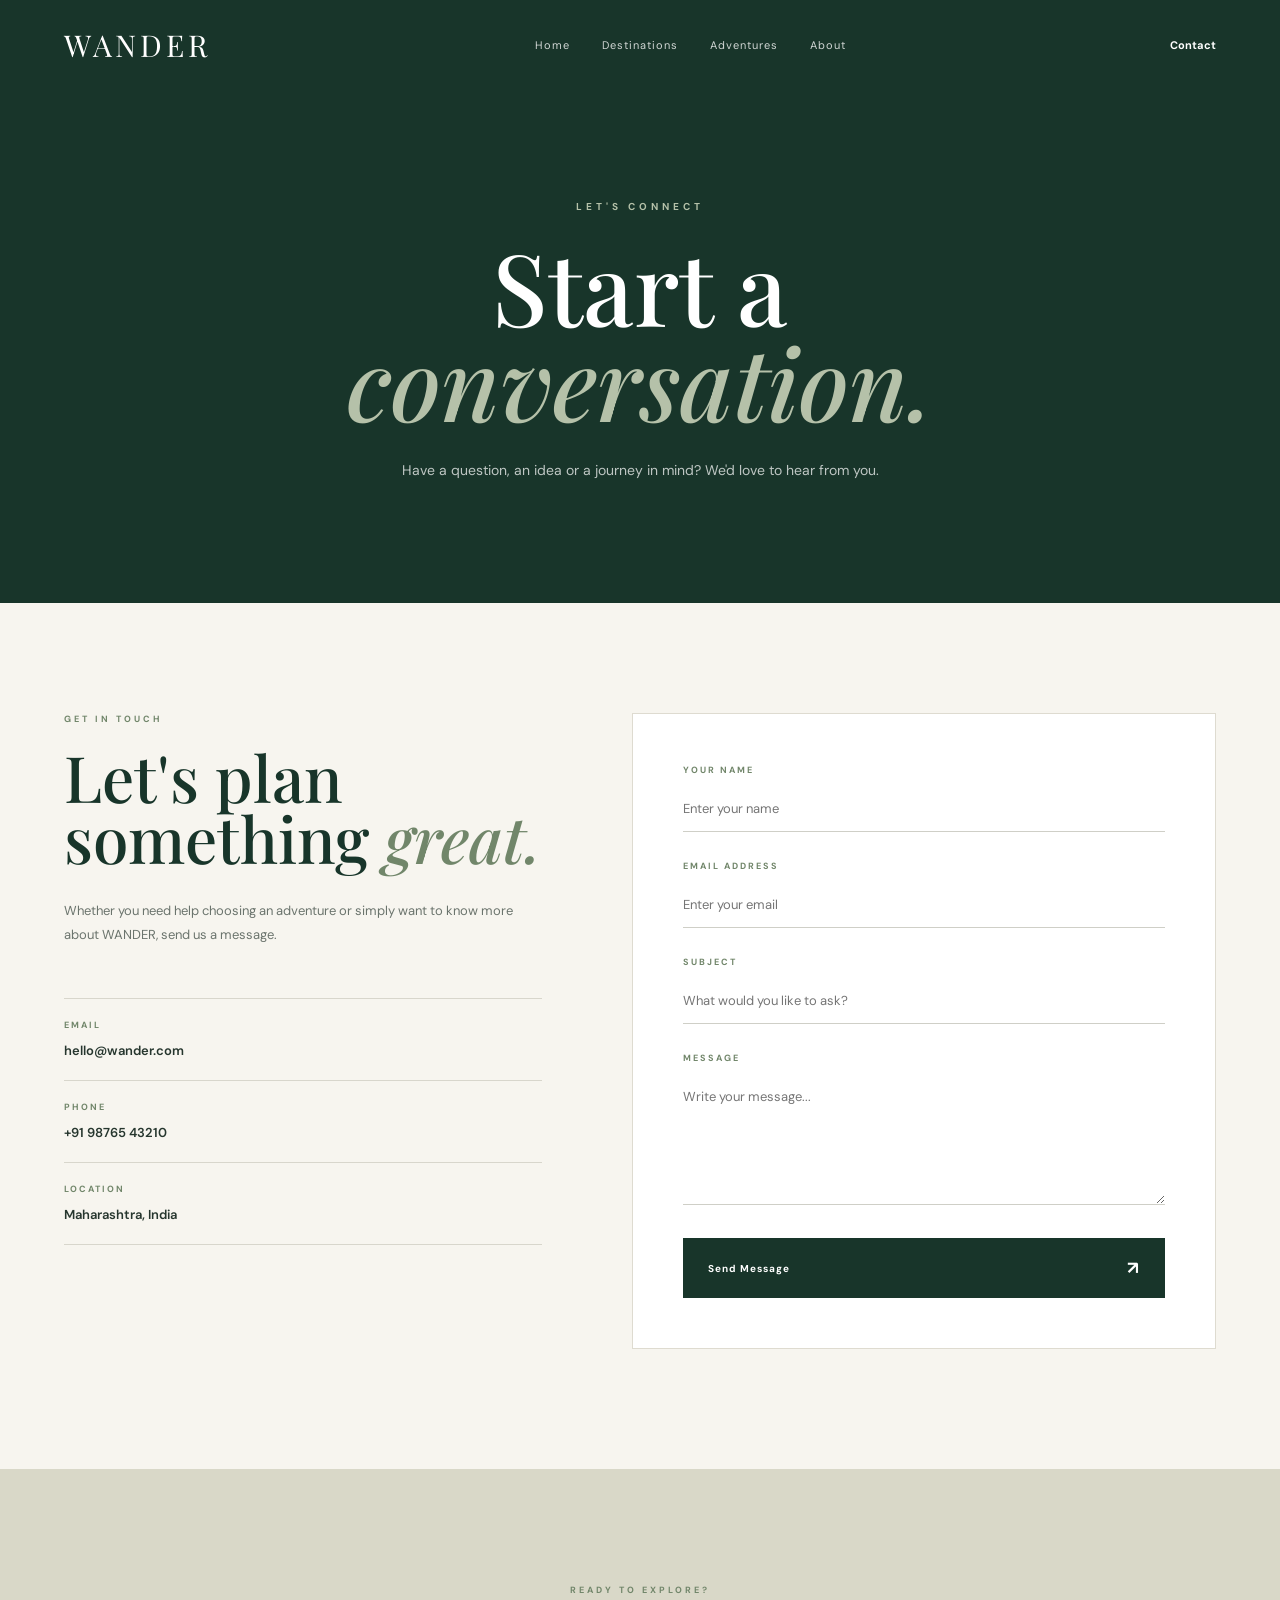
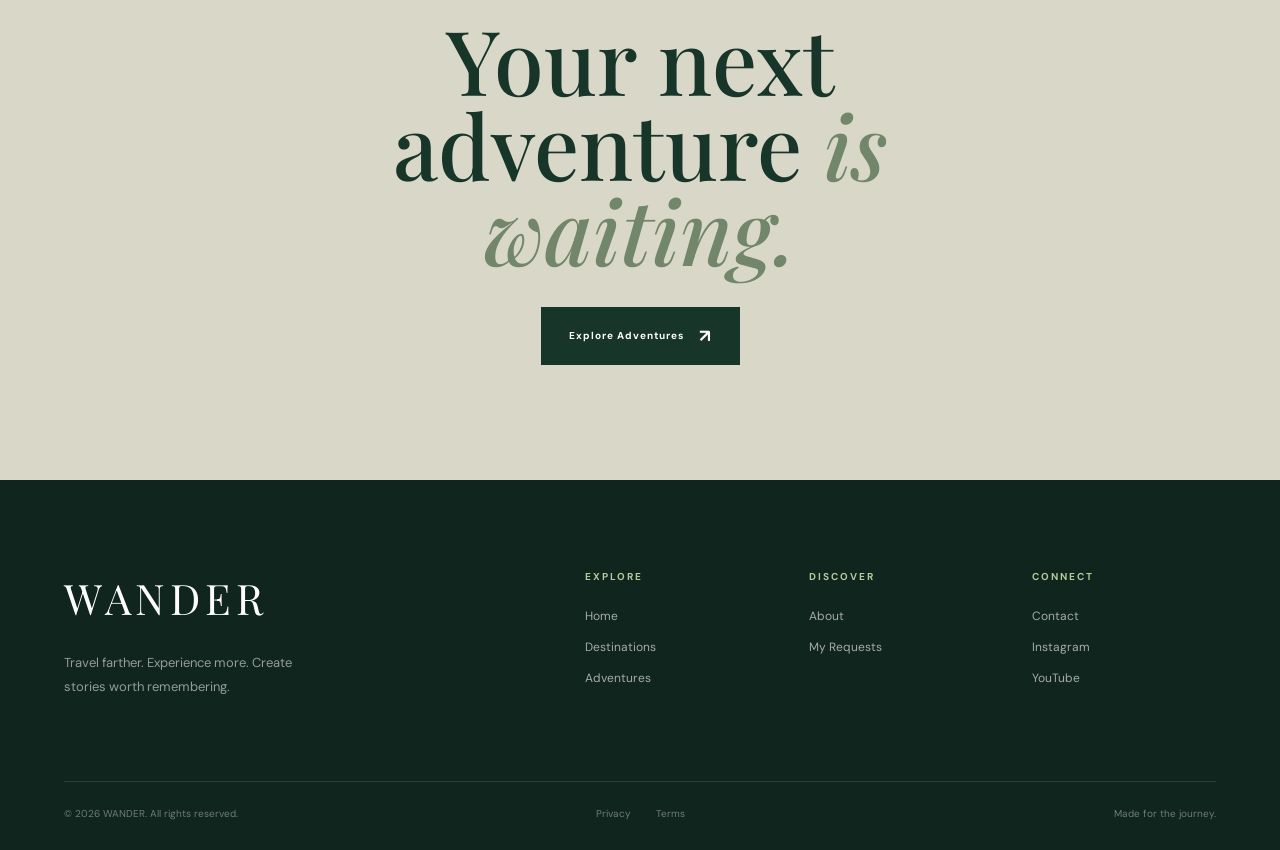
<file: contact.html>
<!DOCTYPE html>
<html lang="en">

<head>

    <meta charset="UTF-8">

    <meta name="viewport"
          content="width=device-width, initial-scale=1.0">

    <title>Contact | WANDER</title>

    <link rel="stylesheet"
          href="css/style.css">

    <link rel="preconnect"
          href="https://fonts.googleapis.com">

    <link rel="preconnect"
          href="https://fonts.gstatic.com"
          crossorigin>

    <link href="https://fonts.googleapis.com/css2?family=DM+Sans:wght@400;500;600;700&family=Playfair+Display:ital,wght@0,400;0,500;0,600;1,400;1,500&display=swap"
          rel="stylesheet">

</head>

<body>


<!-- ==========================================
     HEADER
========================================== -->

<header class="request-header">

    <div class="container request-nav">

        <a href="index.html"
           class="request-logo">
            WANDER
        </a>

        <nav>

            <a href="index.html">
                Home
            </a>

            <a href="destinations.html">
                Destinations
            </a>

            <a href="adventures.html">
                Adventures
            </a>

            <a href="about.html">
                About
            </a>

        </nav>

        <a href="contact.html"
           class="request-back">
            Contact
        </a>

    </div>

</header>



<!-- ==========================================
     CONTACT HERO
========================================== -->

<section class="contact-hero">

    <div class="contact-hero-content">

        <p>
            LET'S CONNECT
        </p>

        <h1>
            Start a
            <em>conversation.</em>
        </h1>

        <span>
            Have a question, an idea or a journey
            in mind? We'd love to hear from you.
        </span>

    </div>

</section>



<!-- ==========================================
     CONTACT SECTION
========================================== -->

<section class="contact-section">

    <div class="container">

        <div class="contact-grid">


            <!-- CONTACT INFO -->

            <div class="contact-info">

                <p class="contact-label">
                    GET IN TOUCH
                </p>

                <h2>
                    Let's plan
                    something <em>great.</em>
                </h2>

                <p class="contact-description">

                    Whether you need help choosing an
                    adventure or simply want to know more
                    about WANDER, send us a message.

                </p>


                <div class="contact-details">


                    <div class="contact-detail">

                        <span>
                            EMAIL
                        </span>

                        <strong>
                            hello@wander.com
                        </strong>

                    </div>


                    <div class="contact-detail">

                        <span>
                            PHONE
                        </span>

                        <strong>
                            +91 98765 43210
                        </strong>

                    </div>


                    <div class="contact-detail">

                        <span>
                            LOCATION
                        </span>

                        <strong>
                            Maharashtra, India
                        </strong>

                    </div>


                </div>

            </div>



            <!-- CONTACT FORM -->

            <div class="contact-form-box">

                <form id="contactForm">


                    <div class="contact-input">

                        <label>
                            YOUR NAME
                        </label>

                        <input
                            type="text"
                            id="contactName"
                            placeholder="Enter your name"
                            required>

                    </div>


                    <div class="contact-input">

                        <label>
                            EMAIL ADDRESS
                        </label>

                        <input
                            type="email"
                            id="contactEmail"
                            placeholder="Enter your email"
                            required>

                    </div>


                    <div class="contact-input">

                        <label>
                            SUBJECT
                        </label>

                        <input
                            type="text"
                            id="contactSubject"
                            placeholder="What would you like to ask?"
                            required>

                    </div>


                    <div class="contact-input">

                        <label>
                            MESSAGE
                        </label>

                        <textarea
                            id="contactMessage"
                            rows="6"
                            placeholder="Write your message..."
                            required></textarea>

                    </div>


                    <button
                        type="submit"
                        class="contact-submit">

                        Send Message

                        <span>
                            ↗
                        </span>

                    </button>


                    <p
                        id="contactSuccess"
                        class="contact-success">
                    </p>

                </form>

            </div>

        </div>

    </div>

</section>



<!-- ==========================================
     CONTACT CTA
========================================== -->

<section class="contact-cta">

    <div class="contact-cta-content">

        <p>
            READY TO EXPLORE?
        </p>

        <h2>
            Your next adventure
            <em>is waiting.</em>
        </h2>

        <a href="adventures.html">

            Explore Adventures

            <span>↗</span>

        </a>

    </div>

</section>



<!-- ==========================================
     FOOTER
========================================== -->

<footer class="wander-footer">

    <div class="container">

        <div class="footer-top">


            <div class="footer-brand">

                <a href="index.html"
                   class="footer-logo">
                    WANDER
                </a>

                <p>
                    Travel farther.
                    Experience more.
                    Create stories worth remembering.
                </p>

            </div>


            <div class="footer-links">


                <div class="footer-column">

                    <h4>
                        Explore
                    </h4>

                    <a href="index.html">
                        Home
                    </a>

                    <a href="destinations.html">
                        Destinations
                    </a>

                    <a href="adventures.html">
                        Adventures
                    </a>

                </div>


                <div class="footer-column">

                    <h4>
                        Discover
                    </h4>

                    <a href="about.html">
                        About
                    </a>

                    <a href="my-requests.html">
                        My Requests
                    </a>

                </div>


                <div class="footer-column">

                    <h4>
                        Connect
                    </h4>

                    <a href="contact.html">
                        Contact
                    </a>

                    <a href="#">
                        Instagram
                    </a>

                    <a href="#">
                        YouTube
                    </a>

                </div>

            </div>

        </div>


        <div class="footer-bottom">

            <p>
                © 2026 WANDER. All rights reserved.
            </p>

            <div>

                <a href="#">
                    Privacy
                </a>

                <a href="#">
                    Terms
                </a>

            </div>

            <span>
                Made for the journey.
            </span>

        </div>

    </div>

</footer>


<script src="js/script.js"></script>

</body>

</html>
</file>
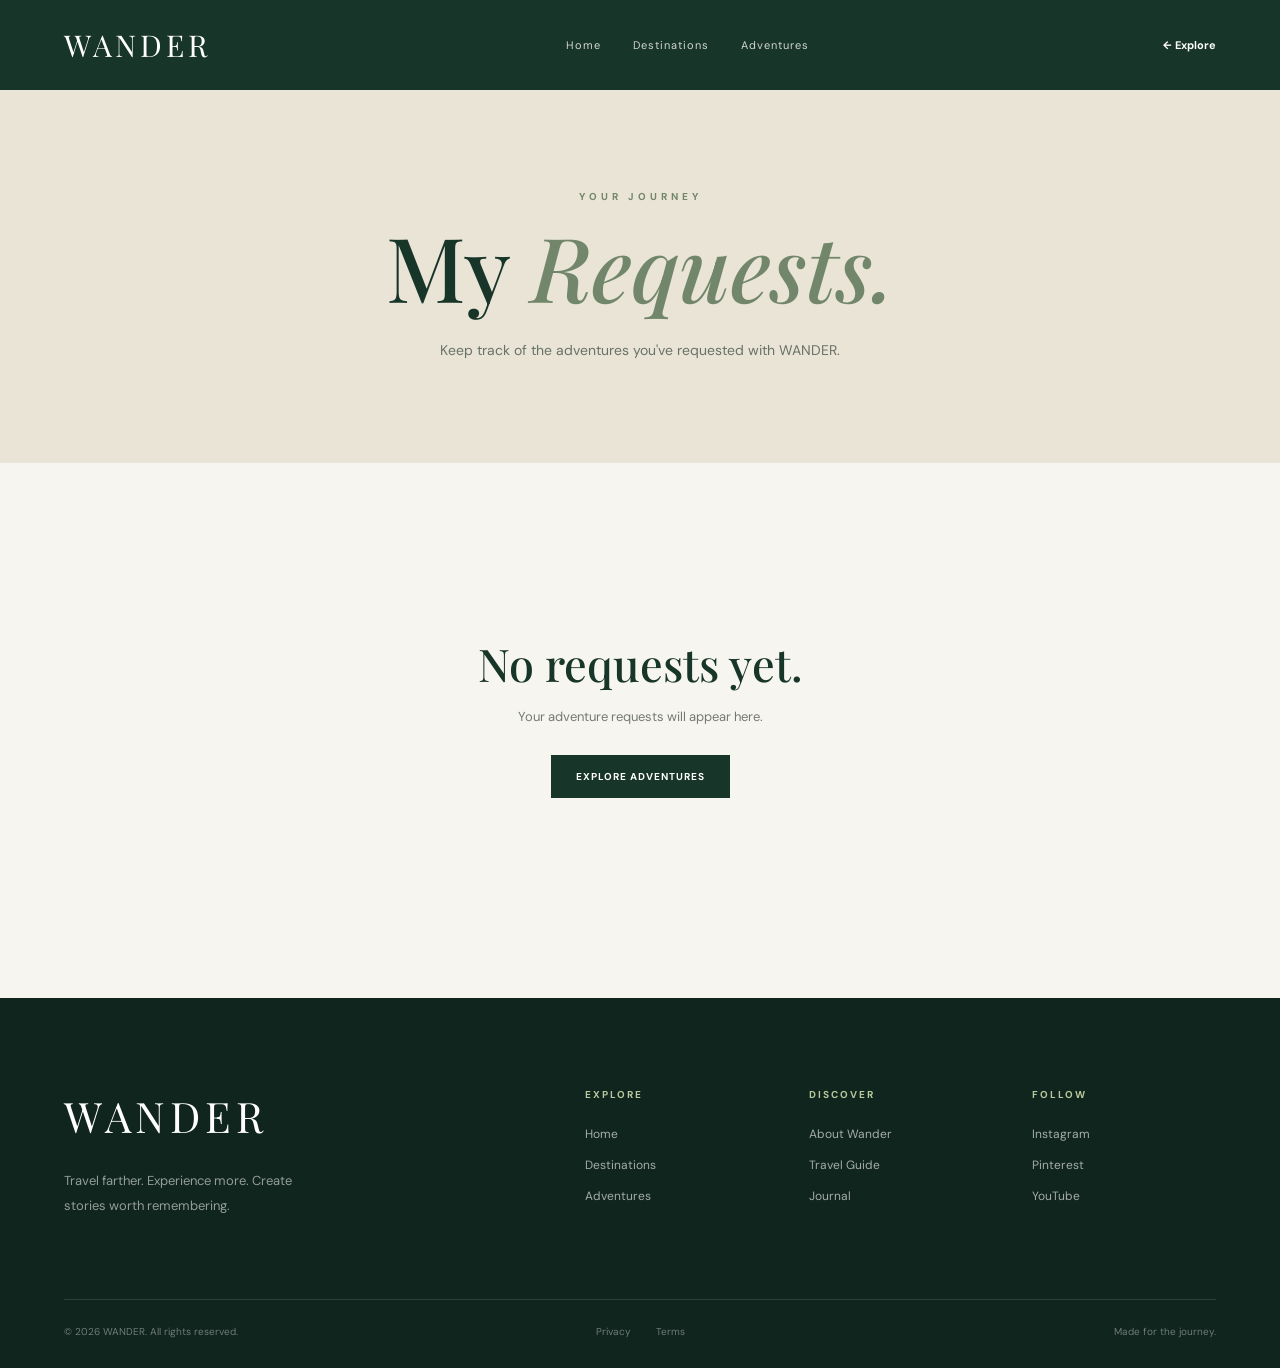
<file: my-requests.html>
<!DOCTYPE html>
<html lang="en">

<head>

    <meta charset="UTF-8">

    <meta name="viewport"
          content="width=device-width, initial-scale=1.0">

    <title>My Requests | WANDER</title>

    <link rel="stylesheet"
          href="css/style.css">

    <link rel="preconnect"
          href="https://fonts.googleapis.com">

    <link rel="preconnect"
          href="https://fonts.gstatic.com"
          crossorigin>

    <link href="https://fonts.googleapis.com/css2?family=DM+Sans:wght@400;500;600;700&family=Playfair+Display:ital,wght@0,400;0,500;0,600;1,400;1,500&display=swap"
          rel="stylesheet">

</head>

<body>


<!-- HEADER -->

<header class="request-header">

    <div class="container request-nav">

        <a href="index.html"
           class="request-logo">

            WANDER

        </a>


        <nav>

            <a href="index.html">
                Home
            </a>

            <a href="destinations.html">
                Destinations
            </a>

            <a href="adventures.html">
                Adventures
            </a>

        </nav>


        <a href="adventures.html"
           class="request-back">

            ← Explore

        </a>

    </div>

</header>



<!-- HERO -->

<section class="request-hero">

    <div class="request-hero-content">

        <p>
            YOUR JOURNEY
        </p>

        <h1>
            My <em>Requests.</em>
        </h1>

        <span>
            Keep track of the adventures you've
            requested with WANDER.
        </span>

    </div>

</section>



<!-- REQUESTS -->

<section class="my-requests-section">

    <div class="container">

        <div id="requestsContainer"
             class="requests-container">
        </div>

    </div>

</section>



<!-- FOOTER -->

<footer class="wander-footer">

    <div class="container">

        <div class="footer-top">

            <div class="footer-brand">

                <a href="index.html"
                   class="footer-logo">

                    WANDER

                </a>

                <p>
                    Travel farther.
                    Experience more.
                    Create stories worth remembering.
                </p>

            </div>


            <div class="footer-links">

                <div class="footer-column">

                    <h4>Explore</h4>

                    <a href="index.html">
                        Home
                    </a>

                    <a href="destinations.html">
                        Destinations
                    </a>

                    <a href="adventures.html">
                        Adventures
                    </a>

                </div>


                <div class="footer-column">

                    <h4>Discover</h4>

                    <a href="#">
                        About Wander
                    </a>

                    <a href="#">
                        Travel Guide
                    </a>

                    <a href="#">
                        Journal
                    </a>

                </div>


                <div class="footer-column">

                    <h4>Follow</h4>

                    <a href="#">
                        Instagram
                    </a>

                    <a href="#">
                        Pinterest
                    </a>

                    <a href="#">
                        YouTube
                    </a>

                </div>

            </div>

        </div>


        <div class="footer-bottom">

            <p>
                © 2026 WANDER. All rights reserved.
            </p>

            <div>

                <a href="#">
                    Privacy
                </a>

                <a href="#">
                    Terms
                </a>

            </div>

            <span>
                Made for the journey.
            </span>

        </div>

    </div>

</footer>


<script src="js/script.js"></script>

</body>

</html>
</file>
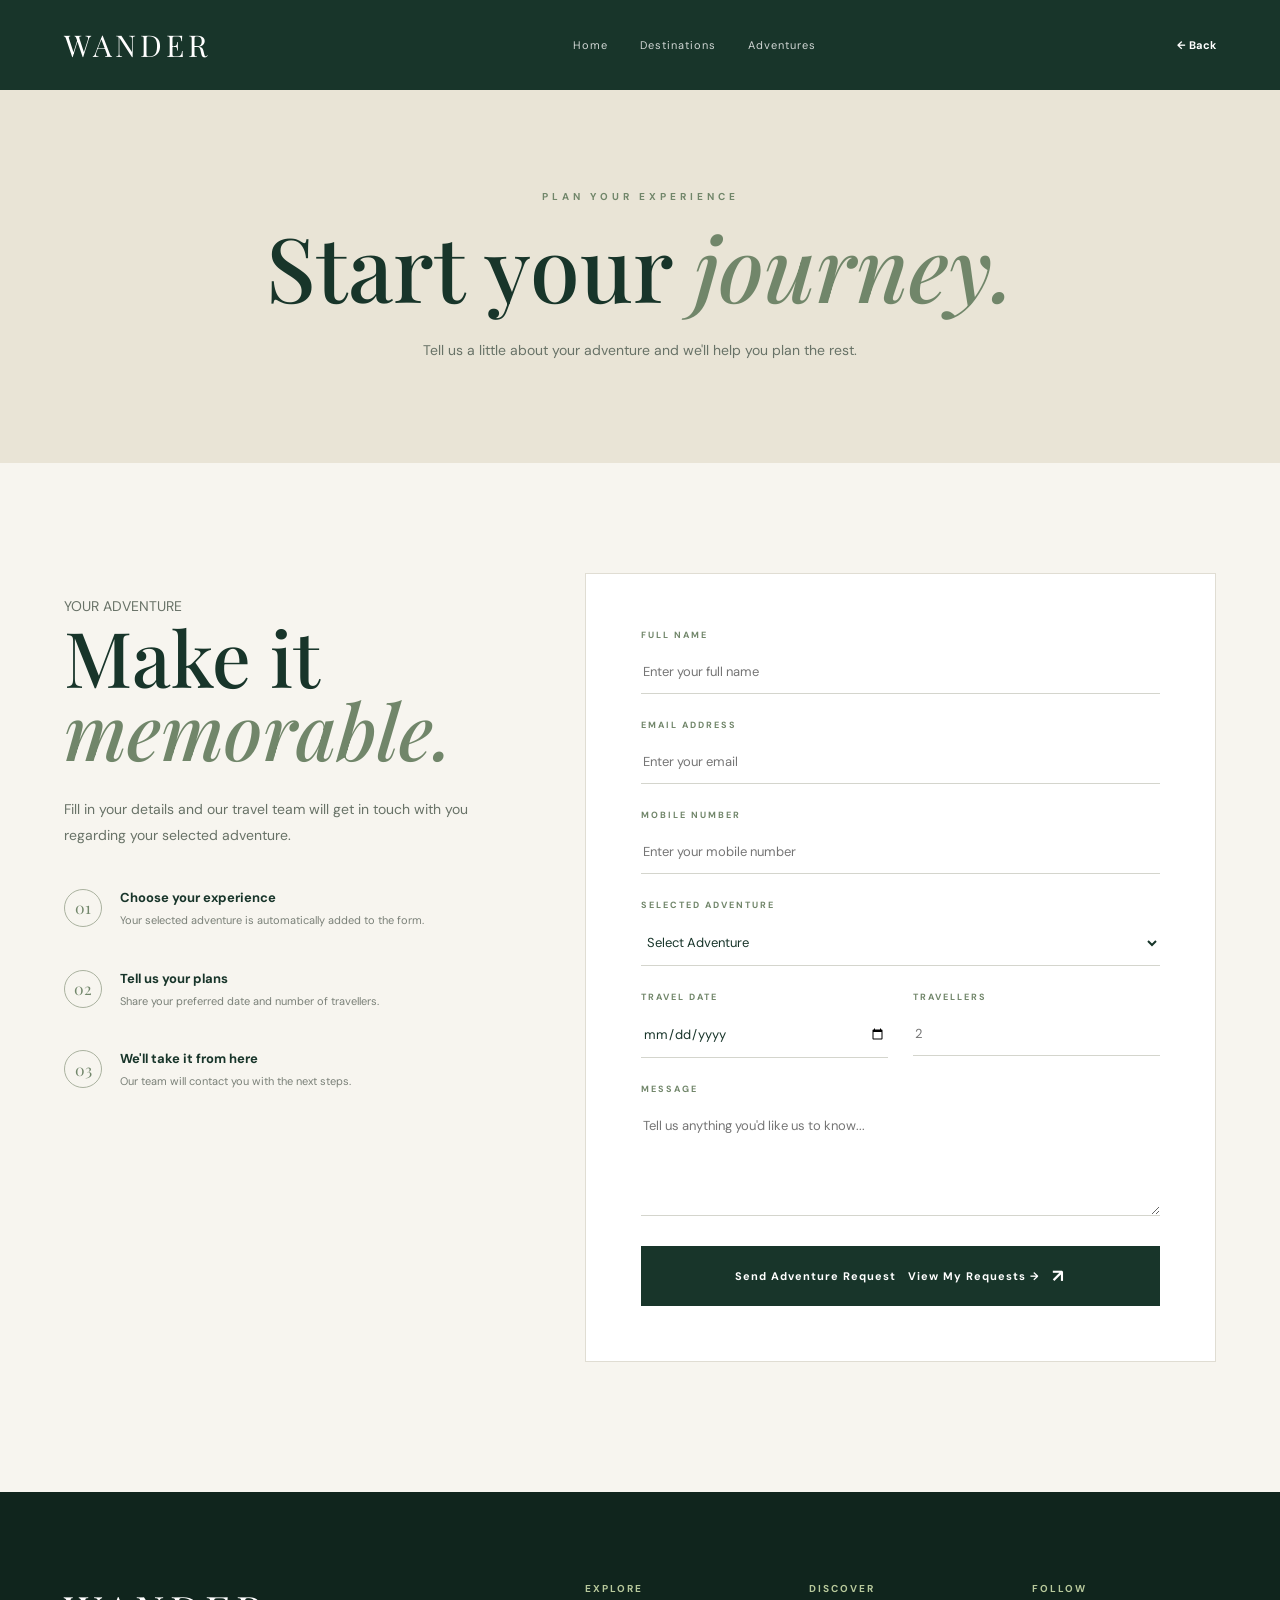
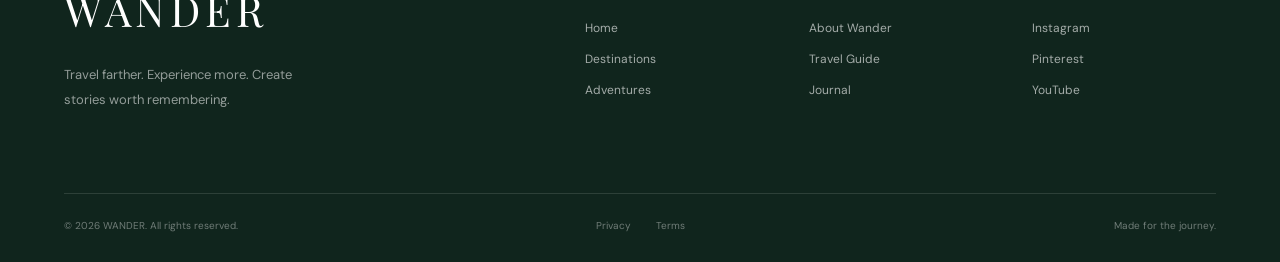
<file: request.html>
<!DOCTYPE html>
<html lang="en">

<head>

    <meta charset="UTF-8">

    <meta name="viewport"
          content="width=device-width, initial-scale=1.0">

    <title>Request Adventure | WANDER</title>

    <link rel="stylesheet"
          href="css/style.css">

    <link rel="preconnect"
          href="https://fonts.googleapis.com">

    <link rel="preconnect"
          href="https://fonts.gstatic.com"
          crossorigin>

    <link href="https://fonts.googleapis.com/css2?family=DM+Sans:wght@400;500;600;700&family=Playfair+Display:ital,wght@0,400;0,500;0,600;1,400;1,500&display=swap"
          rel="stylesheet">

</head>


<body>


<!-- ==================================================
     HEADER
================================================== -->

<header class="request-header">

    <div class="container request-nav">

        <a href="index.html"
           class="request-logo">

            WANDER

        </a>


        <nav>

            <a href="index.html">
                Home
            </a>

            <a href="destinations.html">
                Destinations
            </a>

            <a href="adventures.html">
                Adventures
            </a>

        </nav>


        <a href="adventures.html"
           class="request-back">

            ← Back

        </a>

    </div>

</header>



<!-- ==================================================
     REQUEST HERO
================================================== -->

<section class="request-hero">

    <div class="request-hero-content">

        <p>
            PLAN YOUR EXPERIENCE
        </p>

        <h1>
            Start your
            <em>journey.</em>
        </h1>

        <span>
            Tell us a little about your adventure
            and we'll help you plan the rest.
        </span>

    </div>

</section>



<!-- ==================================================
     REQUEST FORM
================================================== -->

<section class="request-section">

    <div class="container request-layout">


        <!-- LEFT SIDE -->

        <div class="request-info">

            <p class="section-label">
                YOUR ADVENTURE
            </p>

            <h2>
                Make it
                <em>memorable.</em>
            </h2>

            <p>
                Fill in your details and our travel
                team will get in touch with you
                regarding your selected adventure.
            </p>


            <div class="request-note">

                <span>01</span>

                <div>

                    <strong>
                        Choose your experience
                    </strong>

                    <p>
                        Your selected adventure is
                        automatically added to the form.
                    </p>

                </div>

            </div>


            <div class="request-note">

                <span>02</span>

                <div>

                    <strong>
                        Tell us your plans
                    </strong>

                    <p>
                        Share your preferred date and
                        number of travellers.
                    </p>

                </div>

            </div>


            <div class="request-note">

                <span>03</span>

                <div>

                    <strong>
                        We'll take it from here
                    </strong>

                    <p>
                        Our team will contact you with
                        the next steps.
                    </p>

                </div>

            </div>

        </div>



        <!-- RIGHT SIDE FORM -->

        <div class="request-form-box">

            <form id="adventureRequestForm">


                <!-- NAME -->

                <div class="request-field">

                    <label>
                        FULL NAME
                    </label>

                    <input
                        type="text"
                        id="requestName"
                        placeholder="Enter your full name"
                        required>

                </div>



                <!-- EMAIL -->

                <div class="request-field">

                    <label>
                        EMAIL ADDRESS
                    </label>

                    <input
                        type="email"
                        id="requestEmail"
                        placeholder="Enter your email"
                        required>

                </div>



                <!-- MOBILE -->

                <div class="request-field">

                    <label>
                        MOBILE NUMBER
                    </label>

                    <input
                        type="tel"
                        id="requestMobile"
                        placeholder="Enter your mobile number"
                        required>

                </div>



                <!-- ADVENTURE -->

                <div class="request-field">

                    <label>
                        SELECTED ADVENTURE
                    </label>

                    <select id="requestAdventure"
                            required>

                        <option value="">
                            Select Adventure
                        </option>

                        <option value="trekking">
                            Mountain Trekking
                        </option>

                        <option value="camping">
                            Forest Camping
                        </option>

                        <option value="rafting">
                            River Rafting
                        </option>

                        <option value="beach">
                            Beach Escape
                        </option>

                    </select>

                </div>



                <!-- DATE + PEOPLE -->

                <div class="request-row">


                    <div class="request-field">

                        <label>
                            TRAVEL DATE
                        </label>

                        <input
                            type="date"
                            id="requestDate"
                            required>

                    </div>


                    <div class="request-field">

                        <label>
                            TRAVELLERS
                        </label>

                        <input
                            type="number"
                            id="requestPeople"
                            min="1"
                            max="20"
                            placeholder="2"
                            required>

                    </div>


                </div>



                <!-- MESSAGE -->

                <div class="request-field">

                    <label>
                        MESSAGE
                    </label>

                    <textarea
                        id="requestMessage"
                        rows="5"
                        placeholder="Tell us anything you'd like us to know..."></textarea>

                </div>



                <!-- BUTTON -->

                <button
    type="submit"
    class="request-submit">

    Send Adventure Request
<a href="my-requests.html"
   class="view-requests-link">

    View My Requests →

</a>
    <span>↗</span>

</button>

<p class="request-success"
   id="requestSuccess"></p>


            </form>

        </div>

    </div>

</section>



<!-- ==================================================
     FOOTER
================================================== -->

<footer class="wander-footer">

    <div class="container">

        <div class="footer-top">

            <div class="footer-brand">

                <a href="index.html"
                   class="footer-logo">

                    WANDER

                </a>

                <p>
                    Travel farther.
                    Experience more.
                    Create stories worth remembering.
                </p>

            </div>


            <div class="footer-links">

                <div class="footer-column">

                    <h4>
                        Explore
                    </h4>

                    <a href="index.html">
                        Home
                    </a>

                    <a href="destinations.html">
                        Destinations
                    </a>

                    <a href="adventures.html">
                        Adventures
                    </a>

                </div>


                <div class="footer-column">

                    <h4>
                        Discover
                    </h4>

                    <a href="#">
                        About Wander
                    </a>

                    <a href="#">
                        Travel Guide
                    </a>

                    <a href="#">
                        Journal
                    </a>

                </div>


                <div class="footer-column">

                    <h4>
                        Follow
                    </h4>

                    <a href="#">
                        Instagram
                    </a>

                    <a href="#">
                        Pinterest
                    </a>

                    <a href="#">
                        YouTube
                    </a>

                </div>

            </div>

        </div>


        <div class="footer-bottom">

            <p>
                © 2026 WANDER. All rights reserved.
            </p>

            <div>

                <a href="#">
                    Privacy
                </a>

                <a href="#">
                    Terms
                </a>

            </div>

            <span>
                Made for the journey.
            </span>

        </div>

    </div>

</footer>


<script src="js/script.js"></script>

</body>

</html>
</file>
<file: css/style.css>
/* ==================================================
   WANDER
   ADVENTURE & TRAVEL WEBSITE
================================================== */


/* ==================================================
   GOOGLE FONT
================================================== */

@import url('https://fonts.googleapis.com/css2?family=DM+Sans:wght@400;500;600;700&family=Playfair+Display:wght@500;600;700&display=swap');



/* ==================================================
   RESET
================================================== */

* {

    margin: 0;

    padding: 0;

    box-sizing: border-box;

}


html {

    scroll-behavior: smooth;

}


body {

    font-family: 'DM Sans', sans-serif;

    color: #ffffff;

    background: #f4f1e8;

}


a {

    text-decoration: none;

    color: inherit;

}


img {

    width: 100%;

    display: block;

}


.container {

    width: 90%;

    max-width: 1250px;

    margin: auto;

}



/* ==================================================
   HEADER
================================================== */

.header {

    position: absolute;

    top: 0;

    left: 0;

    width: 100%;

    z-index: 100;

    padding: 25px 0;

}


.navbar {

    display: flex;

    align-items: center;

    justify-content: space-between;

}



/* ==================================================
   LOGO
================================================== */

.logo {

    font-family: 'Playfair Display', serif;

    font-size: 30px;

    font-weight: 700;

    letter-spacing: 4px;

}



/* ==================================================
   NAVIGATION
================================================== */

.nav-menu {

    display: flex;

    align-items: center;

    gap: 38px;

}


.nav-menu a {

    font-size: 14px;

    font-weight: 500;

    color: #ffffff;

    transition: 0.3s;

}


.nav-menu a:hover {

    color: #d9e6b0;

}


.nav-menu a.active {

    color: #d9e6b0;

}



/* ==================================================
   NAV BUTTON
================================================== */

.nav-btn {

    display: inline-flex;

    align-items: center;

    gap: 10px;

    padding: 13px 22px;

    background: #d9e6b0;

    color: #26351f;

    font-size: 13px;

    font-weight: 700;

    border-radius: 30px;

}


.nav-btn span {

    font-size: 18px;

}



/* ==================================================
   HERO
================================================== */

.hero {

    min-height: 100vh;

    position: relative;

    display: flex;

    align-items: center;

    background-image:
        url("../images/home.jpg");

    background-size: cover;

    background-position: center;

}



/* ==================================================
   HERO OVERLAY
================================================== */

.hero-overlay {

    position: absolute;

    inset: 0;

    background:
        linear-gradient(
            90deg,
            rgba(10, 25, 17, 0.78),
            rgba(10, 25, 17, 0.38),
            rgba(10, 25, 17, 0.10)
        );

}



/* ==================================================
   HERO CONTENT
================================================== */

.hero-content {

    position: relative;

    z-index: 2;

    padding-top: 80px;

    max-width: 850px;

}



.hero-label {

    font-size: 13px;

    letter-spacing: 4px;

    font-weight: 600;

    color: #d9e6b0;

    margin-bottom: 22px;

}



/* ==================================================
   HERO HEADING
================================================== */

.hero h1 {

    font-family: 'Playfair Display', serif;

    font-size: clamp(55px, 7vw, 100px);

    line-height: 0.98;

    font-weight: 600;

    letter-spacing: -2px;

    margin-bottom: 30px;

}


.hero h1 em {

    font-weight: 500;

    color: #d9e6b0;

}



/* ==================================================
   HERO DESCRIPTION
================================================== */

.hero-description {

    max-width: 570px;

    font-size: 17px;

    line-height: 1.8;

    color: rgba(255,255,255,0.86);

    margin-bottom: 35px;

}



/* ==================================================
   HERO BUTTONS
================================================== */

.hero-buttons {

    display: flex;

    align-items: center;

    gap: 16px;

}



/* Primary */

.btn-primary {

    display: inline-flex;

    align-items: center;

    gap: 12px;

    padding: 16px 25px;

    background: #d9e6b0;

    color: #26351f;

    font-size: 14px;

    font-weight: 700;

    border-radius: 30px;

}


.btn-primary span {

    font-size: 20px;

}



/* Secondary */

.btn-secondary {

    padding: 15px 25px;

    border: 1px solid rgba(255,255,255,0.65);

    border-radius: 30px;

    font-size: 14px;

    font-weight: 600;

    color: #ffffff;

}



/* ==================================================
   SCROLL INDICATOR
================================================== */

.hero-scroll {

    position: absolute;

    z-index: 3;

    bottom: 35px;

    right: 5%;

    display: flex;

    align-items: center;

    gap: 12px;

    font-size: 11px;

    letter-spacing: 2px;

    text-transform: uppercase;

    color: rgba(255,255,255,0.75);

}


.hero-scroll span {

    width: 35px;

    height: 1px;

    background: #ffffff;

}

/* ==================================================
   WANDER - EDITORIAL DESTINATIONS
================================================== */

.explore-section {

    background: #f7f5ef;

    color: #18352a;

    padding: 130px 0;

}


/* ==================================================
   HEADING
================================================== */

.explore-heading {

    display: grid;

    grid-template-columns: 1.2fr 0.8fr;

    gap: 80px;

    align-items: end;

    margin-bottom: 90px;

}


.explore-heading .section-label {

    color: #71866a;

    margin-bottom: 18px;

}


.explore-heading h2 {

    font-family: 'Playfair Display', serif;

    font-size: clamp(48px, 6vw, 82px);

    line-height: 1;

    font-weight: 500;

    letter-spacing: -2px;

}


.explore-heading h2 em {

    display: block;

    color: #71866a;

    font-weight: 500;

}


.explore-intro {

    max-width: 390px;

    font-size: 15px;

    line-height: 1.9;

    color: #687267;

    padding-bottom: 8px;

}



/* ==================================================
   FEATURE DESTINATION
================================================== */

.destination-feature {

    display: grid;

    grid-template-columns: 1.45fr 0.55fr;

    min-height: 610px;

    margin-bottom: 110px;

}


.destination-feature.reverse {

    grid-template-columns: 0.55fr 1.45fr;

}


.destination-photo {

    position: relative;

    overflow: hidden;

}


.destination-photo img {

    width: 100%;

    height: 100%;

    object-fit: cover;

}


.large-photo {

    min-height: 610px;

}



/* ==================================================
   IMAGE CONTENT
================================================== */

.photo-content {

    position: absolute;

    left: 35px;

    bottom: 32px;

    color: #ffffff;

}


.photo-content span {

    display: block;

    font-size: 10px;

    letter-spacing: 3px;

    margin-bottom: 10px;

    opacity: 0.85;

}


.photo-content h3 {

    font-family: 'Playfair Display', serif;

    font-size: 42px;

    font-weight: 500;

    line-height: 1;

    margin-bottom: 7px;

}


.photo-content p {

    font-size: 12px;

    letter-spacing: 2px;

    text-transform: uppercase;

    opacity: 0.9;

}



/* ==================================================
   DESTINATION TEXT
================================================== */

.destination-text {

    display: flex;

    flex-direction: column;

    justify-content: center;

    padding: 55px;

    background: #e9e4d6;

}


.destination-index {

    font-family: 'Playfair Display', serif;

    font-size: 24px;

    color: #71866a;

    margin-bottom: 35px;

}


.small-title {

    font-size: 10px;

    font-weight: 700;

    letter-spacing: 2px;

    color: #71866a;

    margin-bottom: 20px;

}


.destination-text h3 {

    font-family: 'Playfair Display', serif;

    font-size: 46px;

    line-height: 1.05;

    font-weight: 500;

    margin-bottom: 25px;

}


.destination-text > p:not(.small-title) {

    font-size: 14px;

    line-height: 1.9;

    color: #687267;

    margin-bottom: 30px;

}


.text-link {

    display: inline-flex;

    align-items: center;

    gap: 12px;

    width: fit-content;

    font-size: 12px;

    font-weight: 700;

    letter-spacing: 1px;

    color: #18352a;

    border-bottom: 1px solid #18352a;

    padding-bottom: 8px;

}


.text-link span {

    font-size: 18px;

}



/* ==================================================
   TWO IMAGE ROW
================================================== */

.destination-pair {

    display: grid;

    grid-template-columns: 1fr 1fr;

    gap: 30px;

    margin-bottom: 110px;

}


.medium-photo {

    height: 530px;

}


.medium-photo .photo-content h3 {

    font-size: 38px;

}


.bottom-pair {

    margin-bottom: 0;

}


/* ==================================================
   POPULAR ADVENTURES
================================================== */

.adventures-section {

    background: #18352a;

    color: #ffffff;

    padding: 130px 0;

}


.adventures-heading {

    display: flex;

    justify-content: space-between;

    align-items: end;

    gap: 60px;

    margin-bottom: 65px;

}


.adventures-heading .section-label {

    color: #b8c99c;

}


.adventures-heading h2 {

    font-family: 'Playfair Display', serif;

    font-size: clamp(48px, 6vw, 78px);

    line-height: 1;

    font-weight: 500;

}


.adventures-heading h2 em {

    color: #b8c99c;

    font-weight: 500;

}


.adventures-heading > p {

    max-width: 400px;

    color: rgba(255,255,255,0.68);

    font-size: 14px;

    line-height: 1.9;

}



/* ==================================================
   ADVENTURE GRID
================================================== */

.adventure-grid {

    display: grid;

    grid-template-columns: 1fr 1fr;

    gap: 20px;

}


.adventure-card {

    position: relative;

    height: 470px;

    overflow: hidden;

    display: block;

}


.adventure-large {

    height: 620px;

    grid-row: span 2;

}


.adventure-wide {

    grid-column: span 1;

}



/* ==================================================
   IMAGE
================================================== */

.adventure-card img {

    width: 100%;

    height: 100%;

    object-fit: cover;

}



/* ==================================================
   OVERLAY
================================================== */

.adventure-overlay {

    position: absolute;

    inset: 0;

    background:
        linear-gradient(
            to top,
            rgba(5,18,12,0.88),
            rgba(5,18,12,0.05) 65%
        );

}



/* ==================================================
   CONTENT
================================================== */

.adventure-content {

    position: absolute;

    left: 32px;

    right: 32px;

    bottom: 30px;

}


.adventure-content span {

    display: block;

    font-size: 10px;

    letter-spacing: 2px;

    color: #b8c99c;

    margin-bottom: 12px;

}


.adventure-content h3 {

    font-family: 'Playfair Display', serif;

    font-size: 42px;

    font-weight: 500;

    margin-bottom: 7px;

}


.adventure-content p {

    font-size: 13px;

    color: rgba(255,255,255,0.75);

    margin-bottom: 18px;

}


.adventure-content strong {

    font-size: 11px;

    letter-spacing: 1px;

    font-weight: 600;

}

/* ==================================================
   WHY WANDER
================================================== */

.why-section {

    background: #f7f5ef;

    color: #18352a;

    padding: 140px 0;

}


/* ==================================================
   HEADER
================================================== */

.why-header {

    max-width: 850px;

    margin-bottom: 90px;

}


.why-header .section-label {

    color: #71866a;

    margin-bottom: 22px;

}


.why-header h2 {

    font-family: 'Playfair Display', serif;

    font-size: clamp(48px, 6vw, 82px);

    line-height: 1;

    font-weight: 500;

    letter-spacing: -2px;

    margin-bottom: 35px;

}


.why-header h2 em {

    color: #71866a;

    font-weight: 500;

}


.why-intro {

    max-width: 560px;

    color: #687267;

    font-size: 15px;

    line-height: 1.9;

}



/* ==================================================
   WHY LIST
================================================== */

.why-list {

    border-top: 1px solid #c8c9bd;

}


.why-item {

    display: grid;

    grid-template-columns: 80px 1fr 1fr;

    align-items: center;

    gap: 50px;

    min-height: 150px;

    border-bottom: 1px solid #c8c9bd;

}


.why-number {

    font-family: 'Playfair Display', serif;

    font-size: 18px;

    color: #71866a;

}


.why-title h3 {

    font-family: 'Playfair Display', serif;

    font-size: 38px;

    font-weight: 500;

}


.why-item > p {

    max-width: 420px;

    color: #687267;

    font-size: 13px;

    line-height: 1.8;

}


/* ==================================================
   TRAVEL STORIES
================================================== */

.stories-section {

    background: #e9e4d6;

    color: #18352a;

    padding: 135px 0;

}


/* ==================================================
   STORIES HEADING
================================================== */

.stories-heading {

    display: flex;

    align-items: flex-end;

    justify-content: space-between;

    margin-bottom: 65px;

}


.stories-heading .section-label {

    color: #71866a;

    margin-bottom: 18px;

}


.stories-heading h2 {

    font-family: 'Playfair Display', serif;

    font-size: clamp(48px, 6vw, 78px);

    line-height: 1;

    font-weight: 500;

}


.stories-heading h2 em {

    color: #71866a;

    font-weight: 500;

}


.view-stories {

    font-size: 12px;

    font-weight: 700;

    letter-spacing: 1px;

    border-bottom: 1px solid #18352a;

    padding-bottom: 8px;

}


.view-stories span {

    margin-left: 8px;

    font-size: 17px;

}



/* ==================================================
   FEATURED STORY
================================================== */

.featured-story {

    display: grid;

    grid-template-columns: 1.35fr 0.65fr;

    min-height: 570px;

    margin-bottom: 70px;

}


.story-image {

    overflow: hidden;

}


.story-image img {

    width: 100%;

    height: 100%;

    object-fit: cover;

}


.story-content {

    background: #18352a;

    color: #ffffff;

    padding: 65px 55px;

    display: flex;

    flex-direction: column;

    justify-content: center;

}


.story-category {

    color: #b8c99c;

    font-size: 9px;

    letter-spacing: 2px;

    font-weight: 700;

    margin-bottom: 25px;

}


.story-content h3 {

    font-family: 'Playfair Display', serif;

    font-size: 43px;

    line-height: 1.1;

    font-weight: 500;

    margin-bottom: 25px;

}


.story-content p {

    color: rgba(255,255,255,0.7);

    font-size: 13px;

    line-height: 1.9;

    margin-bottom: 30px;

}


.story-content .text-link {

    color: #ffffff;

    border-color: #ffffff;

}



/* ==================================================
   SMALL STORIES
================================================== */

.story-row {

    display: grid;

    grid-template-columns: 1fr 1fr;

    gap: 60px;

}


.small-story {

    display: grid;

    grid-template-columns: 180px 1fr;

    gap: 25px;

    align-items: center;

}


.small-story-image {

    height: 210px;

    overflow: hidden;

}


.small-story-image img {

    width: 100%;

    height: 100%;

    object-fit: cover;

}


.small-story-content span {

    display: block;

    font-size: 9px;

    letter-spacing: 1.5px;

    font-weight: 700;

    color: #71866a;

    margin-bottom: 14px;

}


.small-story-content h3 {

    font-family: 'Playfair Display', serif;

    font-size: 27px;

    line-height: 1.15;

    font-weight: 500;

    margin-bottom: 18px;

}


.small-story-content a {

    font-size: 11px;

    font-weight: 700;

    border-bottom: 1px solid #18352a;

    padding-bottom: 5px;

}

/* ==================================================
   FINAL TRAVEL CTA
================================================== */

.travel-cta {

    position: relative;

    min-height: 680px;

    overflow: hidden;

    display: flex;

    align-items: center;

    justify-content: center;

    text-align: center;

}


.travel-cta > img {

    position: absolute;

    inset: 0;

    width: 100%;

    height: 100%;

    object-fit: cover;

}


.cta-overlay {

    position: absolute;

    inset: 0;

    background:
        rgba(10, 27, 19, 0.58);

}


.cta-content {

    position: relative;

    z-index: 2;

    max-width: 800px;

    padding: 40px;

    color: #ffffff;

}


.cta-content .section-label {

    color: #c3d3aa;

    margin-bottom: 25px;

}


.cta-content h2 {

    font-family: 'Playfair Display', serif;

    font-size: clamp(60px, 8vw, 105px);

    line-height: 0.95;

    font-weight: 500;

    letter-spacing: -3px;

    margin-bottom: 30px;

}


.cta-content h2 em {

    display: block;

    color: #c3d3aa;

    font-weight: 500;

}


.cta-content > p:not(.section-label) {

    max-width: 500px;

    margin: 0 auto 35px;

    color: rgba(255,255,255,0.78);

    font-size: 15px;

    line-height: 1.8;

}


.cta-button {

    display: inline-flex;

    align-items: center;

    gap: 15px;

    padding: 16px 28px;

    background: #f7f5ef;

    color: #18352a;

    font-size: 11px;

    font-weight: 700;

    letter-spacing: 1.5px;

}


.cta-button span {

    font-size: 18px;

}


/* ==================================================
   WANDER FOOTER
================================================== */

.wander-footer {

    background: #10251d;

    color: #ffffff;

    padding: 90px 0 30px;

}


.footer-top {

    display: grid;

    grid-template-columns: 1fr 1.5fr;

    gap: 100px;

    padding-bottom: 80px;

}


.footer-brand {

    max-width: 330px;

}


.footer-logo {

    display: inline-block;

    font-family: 'Playfair Display', serif;

    font-size: 42px;

    letter-spacing: 5px;

    color: #ffffff;

    margin-bottom: 25px;

}


.footer-brand p {

    color: rgba(255,255,255,0.55);

    font-size: 13px;

    line-height: 1.9;

    max-width: 270px;

}



/* ==================================================
   FOOTER LINKS
================================================== */

.footer-links {

    display: grid;

    grid-template-columns:
        repeat(3, 1fr);

    gap: 40px;

}


.footer-column {

    display: flex;

    flex-direction: column;

    align-items: flex-start;

}


.footer-column h4 {

    color: #b8c99c;

    font-size: 10px;

    letter-spacing: 2px;

    text-transform: uppercase;

    margin-bottom: 25px;

}


.footer-column a {

    color: rgba(255,255,255,0.62);

    font-size: 12px;

    margin-bottom: 15px;

}


.footer-column a:hover {

    color: #ffffff;

}



/* ==================================================
   FOOTER BOTTOM
================================================== */

.footer-bottom {

    border-top: 1px solid rgba(255,255,255,0.12);

    padding-top: 25px;

    display: grid;

    grid-template-columns:
        1fr auto 1fr;

    align-items: center;

    gap: 30px;

}


.footer-bottom p,
.footer-bottom a,
.footer-bottom span {

    color: rgba(255,255,255,0.4);

    font-size: 10px;

}


.footer-bottom div {

    display: flex;

    gap: 25px;

}


.footer-bottom span {

    text-align: right;

}

/* ==================================================
   DESTINATIONS PAGE NAVBAR
================================================== */

.destination-header {

    position: absolute;

    top: 0;

    left: 0;

    width: 100%;

    z-index: 20;

    color: #ffffff;

}


.destination-nav {

    height: 90px;

    display: flex;

    align-items: center;

    justify-content: space-between;

}


.destination-logo {

    font-family: 'Playfair Display', serif;

    font-size: 30px;

    letter-spacing: 4px;

    color: #ffffff;

}


.destination-nav nav {

    display: flex;

    gap: 32px;

}


.destination-nav nav a {

    color: rgba(255,255,255,0.85);

    font-size: 11px;

    letter-spacing: 1px;

}


.destination-nav nav a.active {

    color: #ffffff;

    border-bottom: 1px solid #ffffff;

    padding-bottom: 5px;

}


.nav-explore {

    display: flex;

    gap: 10px;

    align-items: center;

    font-size: 11px;

    font-weight: 700;

    letter-spacing: 1px;

    color: #ffffff;

}



/* ==================================================
   DESTINATION HERO
================================================== */

.destination-page-hero {

    height: 720px;

    position: relative;

    overflow: hidden;

}


.destination-hero-image {

    position: absolute;

    inset: 0;

}


.destination-hero-image img {

    width: 100%;

    height: 100%;

    object-fit: cover;

}


.destination-hero-overlay {

    position: absolute;

    inset: 0;

    background:
        linear-gradient(
            to bottom,
            rgba(5,20,13,0.45),
            rgba(5,20,13,0.65)
        );

}


.destination-hero-content {

    position: relative;

    z-index: 2;

    height: 100%;

    display: flex;

    flex-direction: column;

    justify-content: center;

    align-items: center;

    text-align: center;

    color: #ffffff;

    padding: 30px;

}


.destination-hero-content p {

    font-size: 10px;

    letter-spacing: 4px;

    margin-bottom: 25px;

    color: #c3d3aa;

}


.destination-hero-content h1 {

    font-family: 'Playfair Display', serif;

    font-size: clamp(65px, 9vw, 120px);

    font-weight: 500;

    line-height: 0.9;

    letter-spacing: -3px;

}


.destination-hero-content h1 em {

    color: #c3d3aa;

    font-weight: 500;

}


.destination-hero-content > span {

    margin-top: 30px;

    font-size: 14px;

    color: rgba(255,255,255,0.75);

}



/* ==================================================
   INTRO
================================================== */

.destinations-intro {

    background: #f7f5ef;

    padding: 120px 0;

}


.destinations-intro h2 {

    font-family: 'Playfair Display', serif;

    font-size: clamp(50px, 7vw, 90px);

    line-height: 0.95;

    font-weight: 500;

    color: #18352a;

    max-width: 800px;

    margin-bottom: 35px;

}


.destinations-intro h2 em {

    color: #71866a;

}


.intro-text {

    max-width: 550px;

    color: #687267;

    font-size: 15px;

    line-height: 1.9;

}



/* ==================================================
   DESTINATION COLLECTION
================================================== */

.destination-collection {

    background: #f7f5ef;

    padding-bottom: 130px;

}


.destination-place {

    display: grid;

    grid-template-columns: 1.25fr 0.75fr;

    min-height: 600px;

    margin-bottom: 90px;

}


.destination-place.reverse {

    grid-template-columns: 0.75fr 1.25fr;

}


.place-image {

    position: relative;

    overflow: hidden;

}


.place-image img {

    width: 100%;

    height: 100%;

    object-fit: cover;

}


.place-image > span {

    position: absolute;

    top: 25px;

    right: 25px;

    width: 45px;

    height: 45px;

    display: flex;

    align-items: center;

    justify-content: center;

    border-radius: 50%;

    background: rgba(247,245,239,0.9);

    color: #18352a;

    font-family: 'Playfair Display', serif;

}


.place-info {

    background: #e9e4d6;

    padding: 70px;

    display: flex;

    flex-direction: column;

    justify-content: center;

}


.place-info > p:first-child {

    font-size: 9px;

    letter-spacing: 2px;

    font-weight: 700;

    color: #71866a;

    margin-bottom: 20px;

}


.place-info h3 {

    font-family: 'Playfair Display', serif;

    font-size: clamp(45px, 5vw, 70px);

    line-height: 0.95;

    font-weight: 500;

    color: #18352a;

    margin-bottom: 30px;

}


.place-description {

    color: #687267;

    font-size: 14px;

    line-height: 1.9;

    max-width: 390px;

    margin-bottom: 30px;

}


.place-info a {

    display: inline-flex;

    align-items: center;

    gap: 12px;

    width: fit-content;

    font-size: 11px;

    font-weight: 700;

    color: #18352a;

    border-bottom: 1px solid #18352a;

    padding-bottom: 7px;

}


.place-info a span {

    font-size: 17px;

}

/* ==================================================
   ADVENTURES PAGE HEADER
================================================== */

.adventure-header {

    position: absolute;

    top: 0;

    left: 0;

    width: 100%;

    z-index: 20;

    color: #ffffff;

}


.adventure-nav {

    height: 90px;

    display: flex;

    align-items: center;

    justify-content: space-between;

}


.adventure-logo {

    font-family: 'Playfair Display', serif;

    font-size: 30px;

    letter-spacing: 4px;

    color: #ffffff;

}


.adventure-nav nav {

    display: flex;

    gap: 32px;

}


.adventure-nav nav a {

    color: rgba(255,255,255,0.85);

    font-size: 11px;

    letter-spacing: 1px;

}


.adventure-nav nav a.active {

    color: #ffffff;

    border-bottom: 1px solid #ffffff;

    padding-bottom: 5px;

}


.adventure-nav-button {

    color: #ffffff;

    font-size: 11px;

    font-weight: 700;

    letter-spacing: 1px;

}



/* ==================================================
   ADVENTURE HERO
================================================== */

.adventure-page-hero {

    height: 700px;

    position: relative;

    overflow: hidden;

}


.adventure-page-hero > img {

    position: absolute;

    inset: 0;

    width: 100%;

    height: 100%;

    object-fit: cover;

}


.adventure-page-overlay {

    position: absolute;

    inset: 0;

    background:
        linear-gradient(
            to bottom,
            rgba(5,20,13,0.45),
            rgba(5,20,13,0.7)
        );

}


.adventure-page-content {

    position: relative;

    z-index: 2;

    height: 100%;

    display: flex;

    flex-direction: column;

    align-items: center;

    justify-content: center;

    text-align: center;

    color: #ffffff;

    padding: 30px;

}


.adventure-page-content > p {

    color: #c3d3aa;

    font-size: 10px;

    letter-spacing: 4px;

    margin-bottom: 25px;

}


.adventure-page-content h1 {

    font-family: 'Playfair Display', serif;

    font-size: clamp(65px, 9vw, 120px);

    line-height: 0.9;

    font-weight: 500;

    letter-spacing: -3px;

}


.adventure-page-content h1 em {

    color: #c3d3aa;

    font-weight: 500;

}


.adventure-page-content span {

    max-width: 500px;

    margin-top: 30px;

    font-size: 14px;

    line-height: 1.8;

    color: rgba(255,255,255,0.75);

}



/* ==================================================
   ADVENTURE INTRO
================================================== */

.adventure-intro {

    background: #e9e4d6;

    padding: 120px 0;

}


.adventure-intro .section-label {

    color: #71866a;

    margin-bottom: 20px;

}


.adventure-intro h2 {

    font-family: 'Playfair Display', serif;

    font-size: clamp(55px, 7vw, 90px);

    line-height: 0.95;

    font-weight: 500;

    color: #18352a;

    margin-bottom: 30px;

}


.adventure-intro h2 em {

    color: #71866a;

}


.adventure-intro > .container > p:last-child {

    max-width: 540px;

    color: #687267;

    font-size: 15px;

    line-height: 1.9;

}



/* ==================================================
   EXPERIENCE LIST
================================================== */

.adventure-list {

    background: #f7f5ef;

    padding: 100px 0 130px;

}


.experience-item {

    display: grid;

    grid-template-columns: 70px 1.15fr 0.85fr;

    min-height: 600px;

    margin-bottom: 100px;

}


.experience-item.reverse {

    grid-template-columns: 70px 0.85fr 1.15fr;

}


.experience-number {

    padding-top: 25px;

    font-family: 'Playfair Display', serif;

    font-size: 20px;

    color: #71866a;

}


.experience-image {

    overflow: hidden;

}


.experience-image img {

    width: 100%;

    height: 100%;

    object-fit: cover;

}


.experience-info {

    background: #18352a;

    color: #ffffff;

    padding: 65px 55px;

    display: flex;

    flex-direction: column;

    justify-content: center;

}


.experience-info > p:first-child {

    color: #b8c99c;

    font-size: 9px;

    font-weight: 700;

    letter-spacing: 2px;

    margin-bottom: 20px;

}


.experience-info h3 {

    font-family: 'Playfair Display', serif;

    font-size: clamp(48px, 5vw, 70px);

    line-height: 0.95;

    font-weight: 500;

    margin-bottom: 25px;

}


.experience-line {

    width: 45px;

    height: 1px;

    background: #71866a;

    margin-bottom: 25px;

}


.experience-description {

    color: rgba(255,255,255,0.68);

    font-size: 13px;

    line-height: 1.9;

    max-width: 370px;

    margin-bottom: 35px;

}


.experience-meta {

    display: flex;

    gap: 45px;

    margin-bottom: 35px;

}


.experience-meta div {

    display: flex;

    flex-direction: column;

    gap: 7px;

}


.experience-meta span {

    color: #71866a;

    font-size: 8px;

    letter-spacing: 2px;

}


.experience-meta strong {

    font-size: 12px;

    font-weight: 500;

}


.experience-link {

    width: fit-content;

    display: inline-flex;

    gap: 12px;

    align-items: center;

    color: #ffffff;

    border-bottom: 1px solid #ffffff;

    padding-bottom: 7px;

    font-size: 11px;

    font-weight: 700;

    letter-spacing: 1px;

}


.experience-link span {

    font-size: 17px;

}

/* ==================================================
   ADVENTURE DETAIL HEADER
================================================== */

.adventure-detail-header {

    position: absolute;

    top: 0;

    left: 0;

    width: 100%;

    z-index: 20;

    color: #ffffff;

}


.adventure-detail-nav {

    height: 90px;

    display: flex;

    align-items: center;

    justify-content: space-between;

}


.detail-logo {

    font-family: 'Playfair Display', serif;

    font-size: 30px;

    letter-spacing: 4px;

    color: #ffffff;

}


.adventure-detail-nav nav {

    display: flex;

    gap: 32px;

}


.adventure-detail-nav nav a {

    color: rgba(255,255,255,0.85);

    font-size: 11px;

    letter-spacing: 1px;

}


.back-adventures {

    color: #ffffff;

    font-size: 11px;

    font-weight: 700;

}



/* ==================================================
   DETAIL HERO
================================================== */

.adventure-detail-hero {

    height: 720px;

    position: relative;

    overflow: hidden;

}


.adventure-detail-hero > img {

    width: 100%;

    height: 100%;

    object-fit: cover;

}


.detail-hero-overlay {

    position: absolute;

    inset: 0;

    background:
        linear-gradient(
            to bottom,
            rgba(5,20,13,0.4),
            rgba(5,20,13,0.7)
        );

}


.detail-hero-content {

    position: absolute;

    inset: 0;

    display: flex;

    flex-direction: column;

    justify-content: center;

    align-items: center;

    text-align: center;

    color: #ffffff;

}


.detail-hero-content p {

    color: #c3d3aa;

    font-size: 10px;

    letter-spacing: 4px;

    margin-bottom: 25px;

}


.detail-hero-content h1 {

    font-family: 'Playfair Display', serif;

    font-size: clamp(60px, 8vw, 110px);

    line-height: .9;

    font-weight: 500;

    letter-spacing: -3px;

}


.detail-hero-content h1 em {

    color: #c3d3aa;

    font-weight: 500;

}



/* ==================================================
   DETAIL INTRO
================================================== */

.detail-intro {

    background: #f7f5ef;

    padding: 120px 0;

}


.detail-grid {

    display: grid;

    grid-template-columns: 1fr 1fr;

    gap: 100px;

}


.detail-intro h2 {

    font-family: 'Playfair Display', serif;

    font-size: clamp(55px, 6vw, 85px);

    line-height: .95;

    font-weight: 500;

    color: #18352a;

}


.detail-intro h2 em {

    color: #71866a;

}


.detail-description {

    padding-top: 35px;

}


.detail-description p {

    color: #687267;

    font-size: 15px;

    line-height: 1.9;

    margin-bottom: 25px;

}



/* ==================================================
   INFORMATION
================================================== */

.adventure-information {

    background: #e9e4d6;

    padding: 70px 0;

}


.information-grid {

    display: grid;

    grid-template-columns:
        repeat(4, 1fr);

    border-top: 1px solid #c8c9bd;

    border-bottom: 1px solid #c8c9bd;

}


.info-item {

    padding: 30px;

    border-right: 1px solid #c8c9bd;

}


.info-item:last-child {

    border-right: none;

}


.info-item span {

    display: block;

    color: #71866a;

    font-size: 9px;

    letter-spacing: 2px;

    margin-bottom: 12px;

}


.info-item strong {

    color: #18352a;

    font-size: 13px;

    font-weight: 600;

}



/* ==================================================
   LARGE IMAGE
================================================== */

.detail-large-image {

    height: 650px;

    overflow: hidden;

}


.detail-large-image img {

    width: 100%;

    height: 100%;

    object-fit: cover;

}



/* ==================================================
   DETAIL CTA
================================================== */

.detail-cta {

    background: #18352a;

    color: #ffffff;

    padding: 120px 0;

    text-align: center;

}


.detail-cta .section-label {

    color: #b8c99c;

    margin-bottom: 25px;

}


.detail-cta h2 {

    font-family: 'Playfair Display', serif;

    font-size: clamp(55px, 7vw, 90px);

    line-height: .95;

    font-weight: 500;

    margin-bottom: 45px;

}


.detail-cta h2 em {

    color: #b8c99c;

}


.detail-button {

    display: inline-flex;

    align-items: center;

    gap: 15px;

    background: #f7f5ef;

    color: #18352a;

    padding: 17px 28px;

    font-size: 11px;

    font-weight: 700;

    letter-spacing: 1px;

}


.detail-button span {

    font-size: 18px;

}

/* ==================================================
   REQUEST PAGE
================================================== */

.request-header {

    background: #18352a;

    color: #ffffff;

}


.request-nav {

    height: 90px;

    display: flex;

    align-items: center;

    justify-content: space-between;

}


.request-logo {

    font-family: 'Playfair Display', serif;

    font-size: 30px;

    letter-spacing: 4px;

    color: #ffffff;

}


.request-nav nav {

    display: flex;

    gap: 32px;

}


.request-nav nav a {

    color: rgba(255,255,255,0.8);

    font-size: 11px;

    letter-spacing: 1px;

}


.request-back {

    color: #ffffff;

    font-size: 11px;

    font-weight: 700;

}



/* ==================================================
   REQUEST HERO
================================================== */

.request-hero {

    background: #e9e4d6;

    padding: 100px 20px;

    text-align: center;

}


.request-hero-content {

    max-width: 750px;

    margin: auto;

}


.request-hero-content p {

    color: #71866a;

    font-size: 10px;

    font-weight: 700;

    letter-spacing: 4px;

    margin-bottom: 20px;

}


.request-hero-content h1 {

    font-family: 'Playfair Display', serif;

    color: #18352a;

    font-size: clamp(55px, 7vw, 90px);

    line-height: .95;

    font-weight: 500;

}


.request-hero-content h1 em {

    color: #71866a;

}


.request-hero-content span {

    display: block;

    max-width: 500px;

    margin: 30px auto 0;

    color: #687267;

    font-size: 14px;

    line-height: 1.8;

}



/* ==================================================
   REQUEST SECTION
================================================== */

.request-section {

    background: #f7f5ef;

    padding: 110px 0 130px;

}


.request-layout {

    display: grid;

    grid-template-columns: .8fr 1.2fr;

    gap: 100px;

}


.request-info {

    padding-top: 20px;

}


.request-info h2 {

    font-family: 'Playfair Display', serif;

    color: #18352a;

    font-size: clamp(50px, 6vw, 78px);

    line-height: .95;

    font-weight: 500;

    margin-bottom: 30px;

}


.request-info h2 em {

    color: #71866a;

}


.request-info > p {

    color: #687267;

    font-size: 14px;

    line-height: 1.9;

    max-width: 430px;

}


.request-note {

    display: flex;

    gap: 18px;

    margin-top: 40px;

}


.request-note > span {

    width: 38px;

    height: 38px;

    flex-shrink: 0;

    display: flex;

    align-items: center;

    justify-content: center;

    border: 1px solid #aab29f;

    border-radius: 50%;

    color: #71866a;

    font-family: 'Playfair Display', serif;

}


.request-note strong {

    display: block;

    color: #18352a;

    font-size: 13px;

    margin-bottom: 6px;

}


.request-note p {

    color: #7a8078;

    font-size: 11px;

    line-height: 1.6;

}



/* ==================================================
   FORM BOX
================================================== */

.request-form-box {

    background: #ffffff;

    padding: 55px;

    border: 1px solid #e0ddd3;

}


.request-field {

    margin-bottom: 25px;

}


.request-field label {

    display: block;

    color: #71866a;

    font-size: 9px;

    font-weight: 700;

    letter-spacing: 2px;

    margin-bottom: 9px;

}


.request-field input,
.request-field select,
.request-field textarea {

    width: 100%;

    border: none;

    border-bottom: 1px solid #d4d5cd;

    background: transparent;

    padding: 13px 2px;

    outline: none;

    color: #18352a;

    font-family: 'DM Sans', sans-serif;

    font-size: 13px;

}


.request-field input:focus,
.request-field select:focus,
.request-field textarea:focus {

    border-bottom-color: #71866a;

}


.request-field textarea {

    resize: vertical;

}


.request-row {

    display: grid;

    grid-template-columns: 1fr 1fr;

    gap: 25px;

}


.request-submit {

    width: 100%;

    border: none;

    background: #18352a;

    color: #ffffff;

    padding: 18px 25px;

    cursor: pointer;

    font-family: 'DM Sans', sans-serif;

    font-size: 11px;

    font-weight: 700;

    letter-spacing: 1px;

    display: flex;

    align-items: center;

    justify-content: center;

    gap: 12px;

}


.request-submit span {

    font-size: 18px;

}


.request-success {

    text-align: center;

    color: #71866a;

    font-size: 12px;

    margin-top: 18px;

}

.request-success {
    display: none;
    margin-top: 20px;
    padding: 15px;
    background: #e8f0e5;
    border: 1px solid #b8c9ae;
    color: #18352a;
    text-align: center;
    font-size: 13px;
    line-height: 1.5;
}


/* ==========================================
   MY REQUESTS
========================================== */

.my-requests-section {

    background: #f7f5ef;

    padding: 90px 0 120px;

    min-height: 500px;

}


.requests-container {

    max-width: 1000px;

    margin: auto;

    display: grid;

    gap: 25px;

}


.request-card {

    background: #ffffff;

    border: 1px solid #e0ddd3;

    padding: 32px;

}


.request-card-top {

    display: flex;

    align-items: center;

    justify-content: space-between;

    gap: 20px;

    padding-bottom: 22px;

    border-bottom: 1px solid #e2e1da;

}


.request-card-title {

    color: #18352a;

    font-family: 'Playfair Display', serif;

    font-size: 30px;

}


.request-status {

    background: #e8f0e5;

    color: #526b4b;

    padding: 7px 13px;

    font-size: 9px;

    font-weight: 700;

    letter-spacing: 1px;

}


.request-card-details {

    display: grid;

    grid-template-columns: repeat(3, 1fr);

    gap: 25px;

    padding: 25px 0;

}


.request-detail span {

    display: block;

    color: #71866a;

    font-size: 9px;

    letter-spacing: 2px;

    margin-bottom: 8px;

}


.request-detail strong {

    color: #303b34;

    font-size: 13px;

    font-weight: 600;

}


.request-card-message {

    padding-top: 20px;

    border-top: 1px solid #e2e1da;

    color: #6f766f;

    font-size: 12px;

    line-height: 1.7;

}


.request-card-date {

    margin-top: 18px;

    color: #999f98;

    font-size: 10px;

}


.no-requests {

    text-align: center;

    padding: 80px 20px;

}


.no-requests h2 {

    font-family: 'Playfair Display', serif;

    color: #18352a;

    font-size: 45px;

    font-weight: 500;

}


.no-requests p {

    color: #737a73;

    font-size: 13px;

    margin: 15px 0 30px;

}


.no-requests a {

    display: inline-block;

    background: #18352a;

    color: #ffffff;

    padding: 15px 25px;

    font-size: 10px;

    font-weight: 700;

    letter-spacing: 1px;

}



/* ==========================================
   ABOUT PAGE
========================================== */

.about-hero {

    position: relative;

    height: 650px;

    overflow: hidden;

}


.about-hero-image {

    width: 100%;

    height: 100%;

}


.about-hero-image img {

    width: 100%;

    height: 100%;

    object-fit: cover;

    display: block;

}


.about-hero-overlay {

    position: absolute;

    inset: 0;

    display: flex;

    flex-direction: column;

    justify-content: center;

    align-items: center;

    text-align: center;

    padding: 30px;

    background: rgba(15, 37, 28, .42);

    color: #ffffff;

}


.about-hero-overlay p {

    color: #d0d8c8;

    font-size: 10px;

    font-weight: 700;

    letter-spacing: 4px;

    margin-bottom: 25px;

}


.about-hero-overlay h1 {

    font-family: 'Playfair Display', serif;

    font-size: clamp(60px, 8vw, 110px);

    line-height: .92;

    font-weight: 500;

}


.about-hero-overlay h1 em {

    color: #d0d8c8;

}


.about-hero-overlay span {

    max-width: 520px;

    margin-top: 30px;

    font-size: 14px;

    line-height: 1.8;

    color: rgba(255,255,255,.85);

}



/* ==========================================
   ABOUT STORY
========================================== */

.about-story {

    background: #f7f5ef;

    padding: 120px 0;

}


.about-story-grid {

    display: grid;

    grid-template-columns: 1fr 1fr;

    gap: 100px;

}


.about-story-heading p {

    color: #71866a;

    font-size: 9px;

    font-weight: 700;

    letter-spacing: 3px;

    margin-bottom: 22px;

}


.about-story-heading h2 {

    color: #18352a;

    font-family: 'Playfair Display', serif;

    font-size: clamp(50px, 5vw, 75px);

    font-weight: 500;

    line-height: .95;

}


.about-story-heading h2 em {

    color: #71866a;

}


.about-story-text {

    padding-top: 35px;

}


.about-story-text p {

    color: #667068;

    font-size: 14px;

    line-height: 1.9;

    margin-bottom: 25px;

}


.about-story-text p:first-child {

    color: #18352a;

    font-family: 'Playfair Display', serif;

    font-size: 25px;

    line-height: 1.4;

}



/* ==========================================
   PHILOSOPHY
========================================== */

.about-philosophy {

    background: #e8e5d9;

    padding: 110px 0;

}


.philosophy-intro {

    max-width: 650px;

}


.philosophy-intro p {

    color: #71866a;

    font-size: 9px;

    font-weight: 700;

    letter-spacing: 3px;

    margin-bottom: 20px;

}


.philosophy-intro h2 {

    color: #18352a;

    font-family: 'Playfair Display', serif;

    font-size: clamp(48px, 6vw, 80px);

    font-weight: 500;

    line-height: .95;

}


.philosophy-intro h2 em {

    color: #71866a;

}


.philosophy-list {

    margin-top: 80px;

}


.philosophy-item {

    display: grid;

    grid-template-columns: 100px 1fr;

    gap: 30px;

    padding: 35px 0;

    border-top: 1px solid #c8c7bd;

}


.philosophy-item:last-child {

    border-bottom: 1px solid #c8c7bd;

}


.philosophy-item > span {

    color: #71866a;

    font-family: 'Playfair Display', serif;

    font-size: 20px;

}


.philosophy-item h3 {

    color: #18352a;

    font-family: 'Playfair Display', serif;

    font-size: 34px;

    font-weight: 500;

    margin-bottom: 12px;

}


.philosophy-item p {

    max-width: 600px;

    color: #69736b;

    font-size: 13px;

    line-height: 1.8;

}



/* ==========================================
   EXPERIENCE
========================================== */

.about-experience {

    background: #f7f5ef;

    padding: 120px 0;

}


.experience-grid {

    display: grid;

    grid-template-columns: 1fr 1fr;

    min-height: 600px;

}


.experience-image {

    overflow: hidden;

}


.experience-image img {

    width: 100%;

    height: 100%;

    min-height: 600px;

    object-fit: cover;

    display: block;

}


.experience-content {

    background: #18352a;

    padding: 75px 65px;

    display: flex;

    flex-direction: column;

    justify-content: center;

}


.experience-content > p:first-child {

    color: #b5c1a9;

    font-size: 9px;

    font-weight: 700;

    letter-spacing: 3px;

    margin-bottom: 25px;

}


.experience-content h2 {

    color: #ffffff;

    font-family: 'Playfair Display', serif;

    font-size: clamp(42px, 4vw, 65px);

    line-height: 1;

    font-weight: 500;

}


.experience-content h2 em {

    color: #b5c1a9;

}


.experience-description {

    color: rgba(255,255,255,.7);

    font-size: 13px;

    line-height: 1.9;

    margin: 30px 0 45px;

}


.experience-points {

    display: grid;

    grid-template-columns: repeat(3, 1fr);

    gap: 20px;

}


.experience-points div {

    border-top: 1px solid rgba(255,255,255,.2);

    padding-top: 18px;

}


.experience-points strong {

    display: block;

    color: #ffffff;

    font-family: 'Playfair Display', serif;

    font-size: 30px;

    font-weight: 500;

}


.experience-points span {

    display: block;

    color: #b5c1a9;

    font-size: 9px;

    margin-top: 5px;

}



/* ==========================================
   ABOUT CTA
========================================== */

.about-cta {

    background: #d9d8c8;

    padding: 120px 20px;

    text-align: center;

}


.about-cta-content {

    max-width: 750px;

    margin: auto;

}


.about-cta-content p {

    color: #71866a;

    font-size: 9px;

    font-weight: 700;

    letter-spacing: 3px;

    margin-bottom: 20px;

}


.about-cta-content h2 {

    color: #18352a;

    font-family: 'Playfair Display', serif;

    font-size: clamp(55px, 7vw, 90px);

    line-height: .95;

    font-weight: 500;

}


.about-cta-content h2 em {

    color: #71866a;

}


.about-cta-content a {

    display: inline-flex;

    align-items: center;

    gap: 15px;

    margin-top: 35px;

    padding: 17px 28px;

    background: #18352a;

    color: #ffffff;

    font-size: 10px;

    font-weight: 700;

    letter-spacing: 1px;

}


.about-cta-content a span {

    font-size: 18px;

}



/* ==========================================
   ABOUT RESPONSIVE
========================================== */

@media (max-width: 850px) {

    .about-hero {

        height: 560px;

    }


    .about-story-grid {

        grid-template-columns: 1fr;

        gap: 30px;

    }


    .about-story-text {

        padding-top: 0;

    }


    .experience-grid {

        grid-template-columns: 1fr;

    }


    .experience-image img {

        min-height: 400px;

    }

}
/* ==========================================
   CONTACT PAGE
========================================== */

.contact-hero {

    background: #18352a;

    padding: 110px 20px 120px;

    text-align: center;

}


.contact-hero-content {

    max-width: 850px;

    margin: auto;

}


.contact-hero-content p {

    color: #b5c1a9;

    font-size: 10px;

    font-weight: 700;

    letter-spacing: 4px;

    margin-bottom: 25px;

}


.contact-hero-content h1 {

    color: #ffffff;

    font-family: 'Playfair Display', serif;

    font-size: clamp(58px, 8vw, 100px);

    line-height: .95;

    font-weight: 500;

}


.contact-hero-content h1 em {

    color: #b5c1a9;

}


.contact-hero-content span {

    display: block;

    max-width: 550px;

    margin: 30px auto 0;

    color: rgba(255,255,255,.72);

    font-size: 14px;

    line-height: 1.8;

}



/* ==========================================
   CONTACT SECTION
========================================== */

.contact-section {

    background: #f7f5ef;

    padding: 110px 0 120px;

}


.contact-grid {

    display: grid;

    grid-template-columns: .9fr 1.1fr;

    gap: 90px;

    align-items: start;

}


.contact-label {

    color: #71866a;

    font-size: 9px;

    font-weight: 700;

    letter-spacing: 3px;

    margin-bottom: 22px;

}


.contact-info h2 {

    color: #18352a;

    font-family: 'Playfair Display', serif;

    font-size: clamp(45px, 5vw, 70px);

    line-height: .95;

    font-weight: 500;

}


.contact-info h2 em {

    color: #71866a;

}


.contact-description {

    max-width: 450px;

    margin-top: 30px;

    color: #6b746d;

    font-size: 13px;

    line-height: 1.9;

}


.contact-details {

    margin-top: 50px;

}


.contact-detail {

    padding: 20px 0;

    border-top: 1px solid #d8d6cc;

}


.contact-detail:last-child {

    border-bottom: 1px solid #d8d6cc;

}


.contact-detail span {

    display: block;

    color: #71866a;

    font-size: 9px;

    font-weight: 700;

    letter-spacing: 2px;

    margin-bottom: 8px;

}


.contact-detail strong {

    color: #26362e;

    font-size: 13px;

    font-weight: 600;

}



/* ==========================================
   CONTACT FORM
========================================== */

.contact-form-box {

    background: #ffffff;

    padding: 50px;

    border: 1px solid #dedbd0;

}


.contact-input {

    margin-bottom: 28px;

}


.contact-input label {

    display: block;

    color: #71866a;

    font-size: 9px;

    font-weight: 700;

    letter-spacing: 2px;

    margin-bottom: 10px;

}


.contact-input input,
.contact-input textarea {

    width: 100%;

    border: none;

    border-bottom: 1px solid #cfcfc7;

    background: transparent;

    padding: 14px 0;

    outline: none;

    color: #26362e;

    font-family: 'DM Sans', sans-serif;

    font-size: 13px;

}


.contact-input textarea {

    resize: vertical;

    min-height: 130px;

}


.contact-input input:focus,
.contact-input textarea:focus {

    border-bottom-color: #18352a;

}


.contact-submit {

    width: 100%;

    border: none;

    background: #18352a;

    color: #ffffff;

    padding: 18px 25px;

    display: flex;

    align-items: center;

    justify-content: space-between;

    cursor: pointer;

    font-family: 'DM Sans', sans-serif;

    font-size: 10px;

    font-weight: 700;

    letter-spacing: 1px;

}


.contact-submit span {

    font-size: 18px;

}


.contact-success {

    display: none;

    margin-top: 18px;

    padding: 14px;

    background: #e8f0e5;

    border: 1px solid #c3d1bc;

    color: #526b4b;

    text-align: center;

    font-size: 11px;

}



/* ==========================================
   CONTACT CTA
========================================== */

.contact-cta {

    background: #d9d8c8;

    padding: 115px 20px;

    text-align: center;

}


.contact-cta-content {

    max-width: 800px;

    margin: auto;

}


.contact-cta-content p {

    color: #71866a;

    font-size: 9px;

    font-weight: 700;

    letter-spacing: 3px;

    margin-bottom: 20px;

}


.contact-cta-content h2 {

    color: #18352a;

    font-family: 'Playfair Display', serif;

    font-size: clamp(50px, 7vw, 90px);

    line-height: .95;

    font-weight: 500;

}


.contact-cta-content h2 em {

    color: #71866a;

}


.contact-cta-content a {

    display: inline-flex;

    align-items: center;

    gap: 15px;

    margin-top: 35px;

    padding: 17px 28px;

    background: #18352a;

    color: #ffffff;

    font-size: 10px;

    font-weight: 700;

    letter-spacing: 1px;

}


.contact-cta-content a span {

    font-size: 18px;

}



/* ==========================================
   CONTACT RESPONSIVE
========================================== */

@media (max-width: 850px) {

    .contact-grid {

        grid-template-columns: 1fr;

        gap: 60px;

    }

}


@media (max-width: 550px) {

    .contact-section {

        padding: 80px 0;

    }

    .contact-form-box {

        padding: 30px 22px;

    }

    .contact-hero {

        padding: 80px 20px;

    }

}

@media (max-width: 600px) {

    .about-hero {

        height: 500px;

    }


    .about-story {

        padding: 80px 0;

    }


    .about-philosophy {

        padding: 80px 0;

    }


    .philosophy-item {

        grid-template-columns: 45px 1fr;

        gap: 15px;

    }


    .philosophy-item h3 {

        font-size: 28px;

    }


    .experience-content {

        padding: 50px 30px;

    }


    .experience-points {

        grid-template-columns: 1fr;

        gap: 25px;

    }

}
@media (max-width: 700px) {

    .request-card {

        padding: 22px;

    }


    .request-card-top {

        align-items: flex-start;

        flex-direction: column;

    }


    .request-card-details {

        grid-template-columns: 1fr 1fr;

    }

}


@media (max-width: 450px) {

    .request-card-details {

        grid-template-columns: 1fr;

    }

}

/* ==================================================
   MOBILE
================================================== */

@media (max-width: 850px) {

    .request-nav nav {

        display: none;

    }


    .request-layout {

        grid-template-columns: 1fr;

        gap: 60px;

    }

}


@media (max-width: 600px) {

    .request-section {

        padding: 70px 0;

    }


    .request-form-box {

        padding: 30px 22px;

    }


    .request-row {

        grid-template-columns: 1fr;

        gap: 0;

    }

}

/* ==================================================
   RESPONSIVE
================================================== */

@media (max-width: 850px) {

    .adventure-detail-nav nav {

        display: none;

    }


    .detail-grid {

        grid-template-columns: 1fr;

        gap: 30px;

    }


    .information-grid {

        grid-template-columns: 1fr 1fr;

    }


    .info-item:nth-child(2) {

        border-right: none;

    }


    .info-item:nth-child(-n+2) {

        border-bottom: 1px solid #c8c9bd;

    }


    .detail-large-image {

        height: 500px;

    }

}


@media (max-width: 600px) {

    .adventure-detail-hero {

        height: 600px;

    }


    .detail-hero-content {

        padding: 25px;

    }


    .detail-hero-content h1 {

        font-size: 65px;

    }


    .detail-intro {

        padding: 80px 0;

    }


    .information-grid {

        grid-template-columns: 1fr;

    }


    .info-item {

        border-right: none;

        border-bottom: 1px solid #c8c9bd;

    }


    .info-item:last-child {

        border-bottom: none;

    }


    .detail-large-image {

        height: 400px;

    }


    .detail-cta {

        padding: 85px 0;

    }

}

/* ==================================================
   RESPONSIVE
================================================== */

@media (max-width: 900px) {

    .adventure-nav nav {

        display: none;

    }


    .experience-item,
    .experience-item.reverse {

        grid-template-columns: 45px 1fr;

    }


    .experience-image {

        min-height: 500px;

    }


    .experience-info {

        grid-column: 2;

        min-height: 480px;

    }

}


@media (max-width: 600px) {

    .adventure-page-hero {

        height: 600px;

    }


    .adventure-page-content h1 {

        font-size: 65px;

    }


    .adventure-intro {

        padding: 80px 0;

    }


    .experience-item,
    .experience-item.reverse {

        grid-template-columns: 1fr;

        margin-bottom: 60px;

    }


    .experience-number {

        padding: 0 0 15px;

    }


    .experience-image {

        min-height: 400px;

    }


    .experience-info {

        grid-column: auto;

        padding: 45px 30px;

    }

}

/* ==================================================
   RESPONSIVE
================================================== */

@media (max-width: 850px) {

    .destination-nav nav {

        display: none;

    }


    .destination-place,
    .destination-place.reverse {

        grid-template-columns: 1fr;

    }


    .place-image {

        min-height: 500px;

    }


    .place-info {

        min-height: 430px;

        padding: 50px 40px;

    }

}


@media (max-width: 600px) {

    .destination-page-hero {

        height: 600px;

    }


    .destination-hero-content h1 {

        font-size: 65px;

    }


    .destinations-intro {

        padding: 80px 0;

    }


    .destination-place {

        margin-bottom: 50px;

    }


    .place-image {

        min-height: 400px;

    }


    .place-info {

        padding: 40px 30px;

    }

}

/* ==================================================
   FOOTER RESPONSIVE
================================================== */

@media (max-width: 850px) {

    .footer-top {

        grid-template-columns: 1fr;

        gap: 60px;

    }


    .footer-brand {

        max-width: 450px;

    }

}


@media (max-width: 600px) {

    .wander-footer {

        padding: 70px 0 25px;

    }


    .footer-links {

        grid-template-columns: 1fr 1fr;

        gap: 45px 25px;

    }


    .footer-bottom {

        grid-template-columns: 1fr;

        gap: 15px;

    }


    .footer-bottom span {

        text-align: left;

    }

}
/* ==================================================
   CTA RESPONSIVE
================================================== */

@media (max-width: 600px) {

    .travel-cta {

        min-height: 570px;

    }


    .cta-content {

        padding: 25px;

    }


    .cta-content h2 {

        font-size: 60px;

        letter-spacing: -2px;

    }

}

/* ==================================================
   RESPONSIVE
================================================== */

@media (max-width: 900px) {

    .stories-heading {

        align-items: flex-start;

        flex-direction: column;

        gap: 25px;

    }


    .featured-story {

        grid-template-columns: 1fr;

    }


    .story-image {

        min-height: 450px;

    }


    .story-content {

        min-height: 450px;

    }


    .story-row {

        grid-template-columns: 1fr;

        gap: 40px;

    }

}


@media (max-width: 600px) {

    .stories-section {

        padding: 85px 0;

    }


    .story-content {

        padding: 45px 30px;

    }


    .story-content h3 {

        font-size: 35px;

    }


    .small-story {

        grid-template-columns: 1fr;

    }


    .small-story-image {

        height: 300px;

    }

}
/* ==================================================
   RESPONSIVE
================================================== */

@media (max-width: 800px) {

    .why-section {

        padding: 90px 0;

    }


    .why-header {

        margin-bottom: 60px;

    }


    .why-item {

        grid-template-columns: 50px 1fr;

        gap: 20px;

        padding: 30px 0;

    }


    .why-title h3 {

        font-size: 30px;

    }


    .why-item > p {

        grid-column: 2;

    }

}


@media (max-width: 500px) {

    .why-header h2 {

        font-size: 48px;

    }


    .why-item {

        grid-template-columns: 40px 1fr;

    }


    .why-title h3 {

        font-size: 27px;

    }

}

/* ==================================================
   RESPONSIVE
================================================== */

@media (max-width: 800px) {

    .adventures-heading {

        flex-direction: column;

        align-items: flex-start;

        gap: 25px;

    }


    .adventure-grid {

        grid-template-columns: 1fr;

    }


    .adventure-large {

        grid-row: auto;

        height: 500px;

    }


    .adventure-card {

        height: 430px;

    }

}


@media (max-width: 500px) {

    .adventures-section {

        padding: 85px 0;

    }


    .adventure-content {

        left: 22px;

        right: 22px;

        bottom: 24px;

    }


    .adventure-content h3 {

        font-size: 34px;

    }

}
/* ==================================================
   RESPONSIVE
================================================== */

@media (max-width: 900px) {

    .explore-heading {

        grid-template-columns: 1fr;

        gap: 25px;

    }


    .destination-feature,
    .destination-feature.reverse {

        grid-template-columns: 1fr;

    }


    .destination-text {

        min-height: 430px;

    }


    .large-photo {

        min-height: 520px;

    }

}


@media (max-width: 600px) {

    .explore-section {

        padding: 85px 0;

    }


    .explore-heading {

        margin-bottom: 60px;

    }


    .explore-heading h2 {

        font-size: 50px;

    }


    .destination-pair {

        grid-template-columns: 1fr;

        gap: 20px;

        margin-bottom: 70px;

    }


    .medium-photo {

        height: 430px;

    }


    .destination-feature {

        margin-bottom: 70px;

    }


    .destination-text {

        padding: 40px 30px;

    }


    .destination-text h3 {

        font-size: 38px;

    }


    .photo-content {

        left: 25px;

        bottom: 25px;

    }

}

/* ==================================================
   RESPONSIVE
================================================== */

@media (max-width: 900px) {


    .nav-menu {

        gap: 18px;

    }


    .nav-menu a {

        font-size: 12px;

    }


    .nav-btn {

        display: none;

    }


    .hero h1 {

        font-size: 65px;

    }

}



@media (max-width: 650px) {


    .nav-menu {

        display: none;

    }


    .logo {

        font-size: 25px;

    }


    .hero {

        background-position: 60% center;

    }


    .hero-content {

        padding-top: 60px;

    }


    .hero h1 {

        font-size: 52px;

        letter-spacing: -1px;

    }


    .hero-description {

        font-size: 15px;

    }


    .hero-buttons {

        flex-direction: column;

        align-items: flex-start;

    }


    .hero-scroll {

        display: none;

    }

}

/* ================= MOBILE NAV ================= */

@media (max-width: 650px) {

    .navbar {
        position: relative;
    }

    /* Hamburger */
    .menu-toggle {
        display: flex !important;
        align-items: center;
        justify-content: center;
        width: 40px;
        height: 40px;
        color: #ffffff !important;
        font-size: 24px;
        cursor: pointer;
        z-index: 2001;
    }

    .menu-toggle i {
        color: #ffffff !important;
        display: block;
    }

    /* Hide normal menu */
    .nav-menu {
        display: none;
    }

    /* Open menu */
    .nav-menu.show {
        display: flex;

        position: absolute;
        top: 65px;
        right: 0;

        width: 180px;

        flex-direction: column;
        align-items: stretch;

        gap: 0;
        padding: 5px 0;

        background: rgba(255, 255, 255, 0.97);

        box-shadow: 0 8px 25px rgba(0, 0, 0, 0.18);

        border-radius: 4px;

        z-index: 2000;
    }

    .nav-menu.show a {
        display: block;
        width: 100%;
        box-sizing: border-box;

        padding: 12px 18px;

        color: #333 !important;
        font-size: 12px;
        text-align: left;

        border-bottom: 1px solid #eeeeee;
    }

    .nav-menu.show a:last-child {
        border-bottom: none;
    }

    .nav-menu.show a.active {
        color: #456b8f !important;
        font-weight: 700;
    }
}


/* ================= DESKTOP ================= */

@media (min-width: 651px) {

    .menu-toggle {
        display: none !important;
    }

}

/* ================= MOBILE HAMBURGER ================= */

.menu-toggle {
    display: none;
}

@media (max-width: 650px) {

    .menu-toggle {
        display: flex !important;
        width: 35px;
        height: 35px;
        position: relative;
        align-items: center;
        justify-content: center;
        cursor: pointer;
        z-index: 3000;
    }

    /* Font Awesome icon hide */
    .menu-toggle i {
        display: none;
    }

    /* 3 white lines */
    .menu-toggle::before,
    .menu-toggle::after {
        content: "";
        position: absolute;
        width: 24px;
        height: 2px;
        background: #ffffff;
        border-radius: 2px;
    }

    .menu-toggle::before {
        transform: translateY(-7px);
        box-shadow: 0 7px 0 #ffffff, 0 14px 0 #ffffff;
    }

    .nav-menu {
        display: none;
    }

    .nav-menu.show {
        display: flex !important;
        position: absolute;
        top: 65px;
        right: 0;
        width: 180px;
        flex-direction: column;
        gap: 0;
        background: rgba(255,255,255,0.97);
        z-index: 2500;
    }

    .nav-menu.show a {
        display: block;
        width: 100%;
        box-sizing: border-box;
        padding: 12px 18px;
        color: #333 !important;
        font-size: 12px;
        border-bottom: 1px solid #eee;
    }
}

@media (min-width: 651px) {
    .menu-toggle {
        display: none !important;
    }
}
</file>
